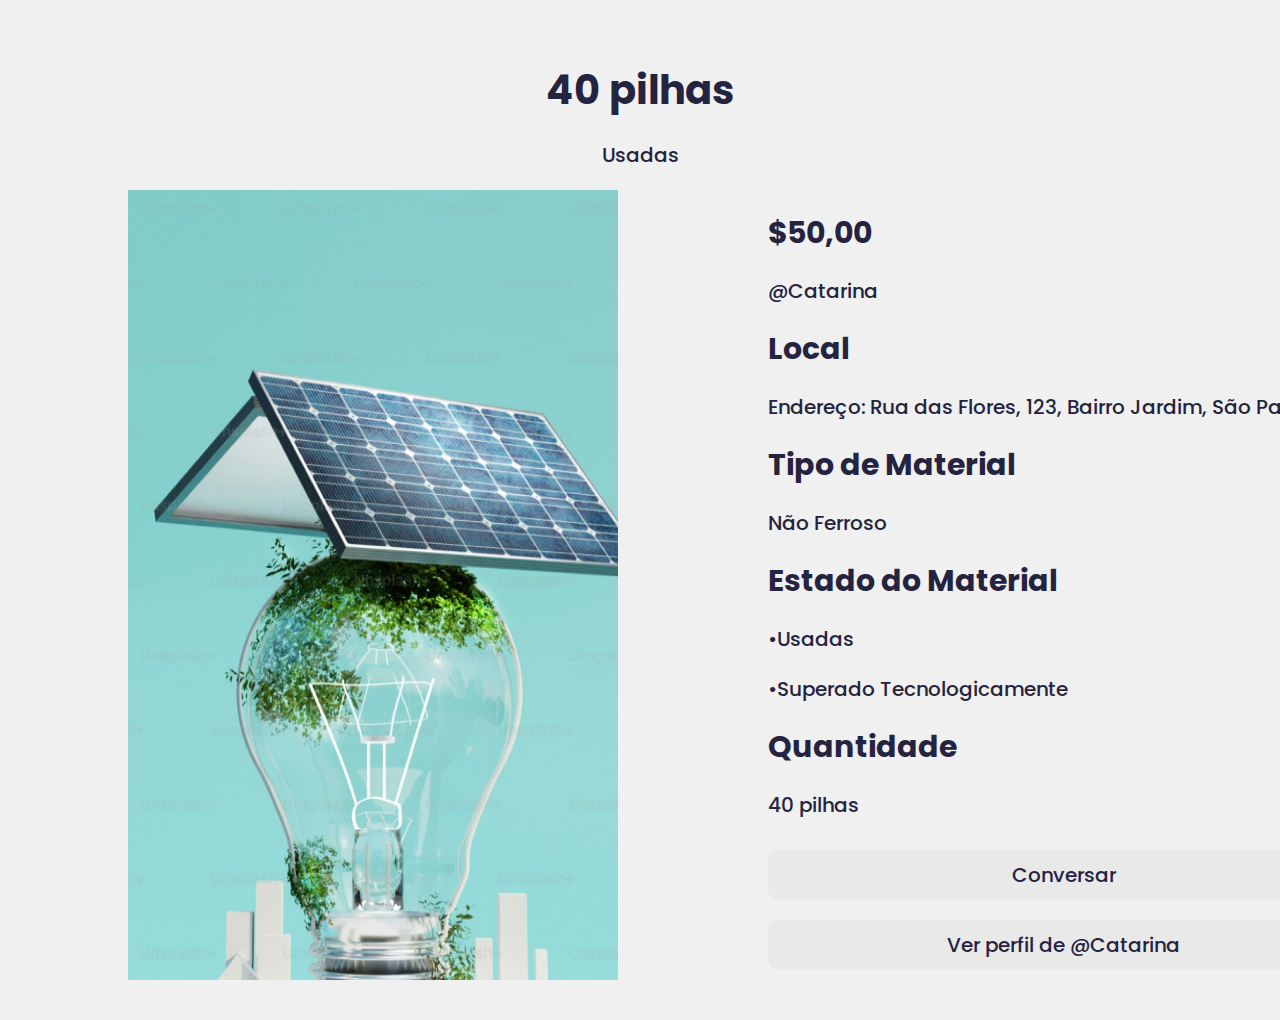
<file: index.html>
<!DOCTYPE html>
<html lang="pt-br">
<head>
    <meta charset="UTF-8">
    <meta name="viewport" content="width=device-width, initial-scale=1.0">
    <title>Document</title>
    <link rel="stylesheet" href="./index.css">
    <link rel="preconnect" href="https://fonts.googleapis.com">
<link rel="preconnect" href="https://fonts.gstatic.com" crossorigin>
<link href="https://fonts.googleapis.com/css2?family=Poppins:ital,wght@0,100;0,200;0,300;0,400;0,500;0,600;0,700;0,800;0,900;1,100;1,200;1,300;1,400;1,500;1,600;1,700;1,800;1,900&display=swap" rel="stylesheet">
</head>
<body>
    <div class="container">
        <div class="center-paragraphs">
            <p class="title">40 pilhas</p>
            <p class="text">Usadas</p>
        </div>
        <div class="content">
            <img src="./images/julian-hochgesang-39BKKhuy11k-unsplash 1.png" alt="Image" class="content-image">
            <div class="content-text">
                <p class="subtitle">$50,00</p>
                <p class="text">@Catarina</p>
                <p class="subtitle">Local</p>
                <p class="text">Endereço: Rua das Flores, 123, Bairro Jardim, São Paulo, SP.</p>
                <p class="subtitle">Tipo de Material </p>
                <p class="text">Não Ferroso</p>
                <p class="subtitle">Estado do Material </p>
                <p class="text"> &bull;Usadas</p>
                <p class="text"> &bull;Superado Tecnologicamente</p>
                <p class="subtitle">Quantidade</p>
                <p class="text">40 pilhas </p>

                <div class="link-box">
                    <a href="#" class="link">Conversar</a>
                    <a href="#" class="link">Ver perfil de @Catarina</a>
                </div>
            </div>
        </div>
    </div>
</body>
</html>
</file>
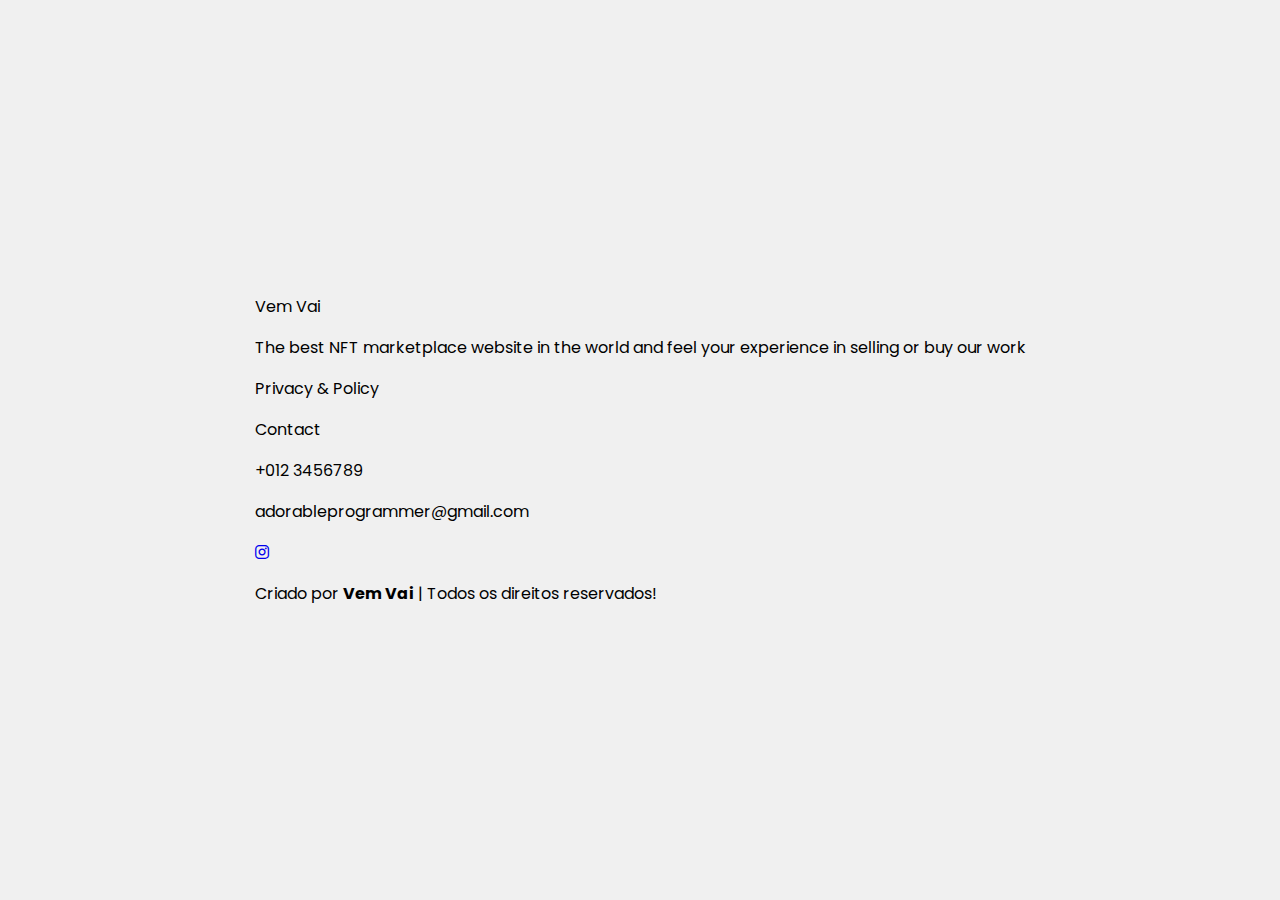
<file: Index.html>
<!DOCTYPE html>
<html lang="en">
<head>
    <meta charset="UTF-8">
    <meta name="viewport" content="width=device-width, initial-scale=1.0">
    <title>Footer Example</title>
    <link rel="stylesheet" href="./index.css">
    <link rel="preconnect" href="https://fonts.googleapis.com">
    <link rel="preconnect" href="https://fonts.gstatic.com" crossorigin>
    <link rel="stylesheet" href="https://cdnjs.cloudflare.com/ajax/libs/font-awesome/6.0.0-beta3/css/all.min.css">
    <link href="https://fonts.googleapis.com/css2?family=Poppins:ital,wght@0,100;0,200;0,300;0,400;0,500;0,600;0,700;0,800;0,900;1,100;1,200;1,300;1,400;1,500;1,600;1,700;1,800;1,900&display=swap" rel="stylesheet">
</head>
<body>
    <footer>
        <div class="footer-container">
            <div class="footer-left">
                <div class="footer-column">
                    <p class="paragraph1">Vem Vai</p>
                    <p class="paragraph2">The best NFT marketplace website in the world and feel your experience in selling or buy our work</p>
                    <p class="paragraph2">Privacy & Policy</p>
                </div>
            </div>
            <div class="footer-right">
                <div class="footer-column">
                    <p class="paragraph1">Contact</p>
                    <p class="paragraph2">+012 3456789</p>
                    <p class="paragraph2">adorableprogrammer@gmail.com</p>
                    <div class="instagram-icon">
                        <a href="./images/instagram.png" target="_blank">
                            <i class="fab fa-instagram"></i>
                        </a>
                    </div>
                </div>
                
            </div>
        </div>
        <div class="footer">
            <p>Criado por <strong>Vem Vai</strong> | Todos os direitos reservados!</p>
        </div>
    </footer>
</body>
</html>
</file>
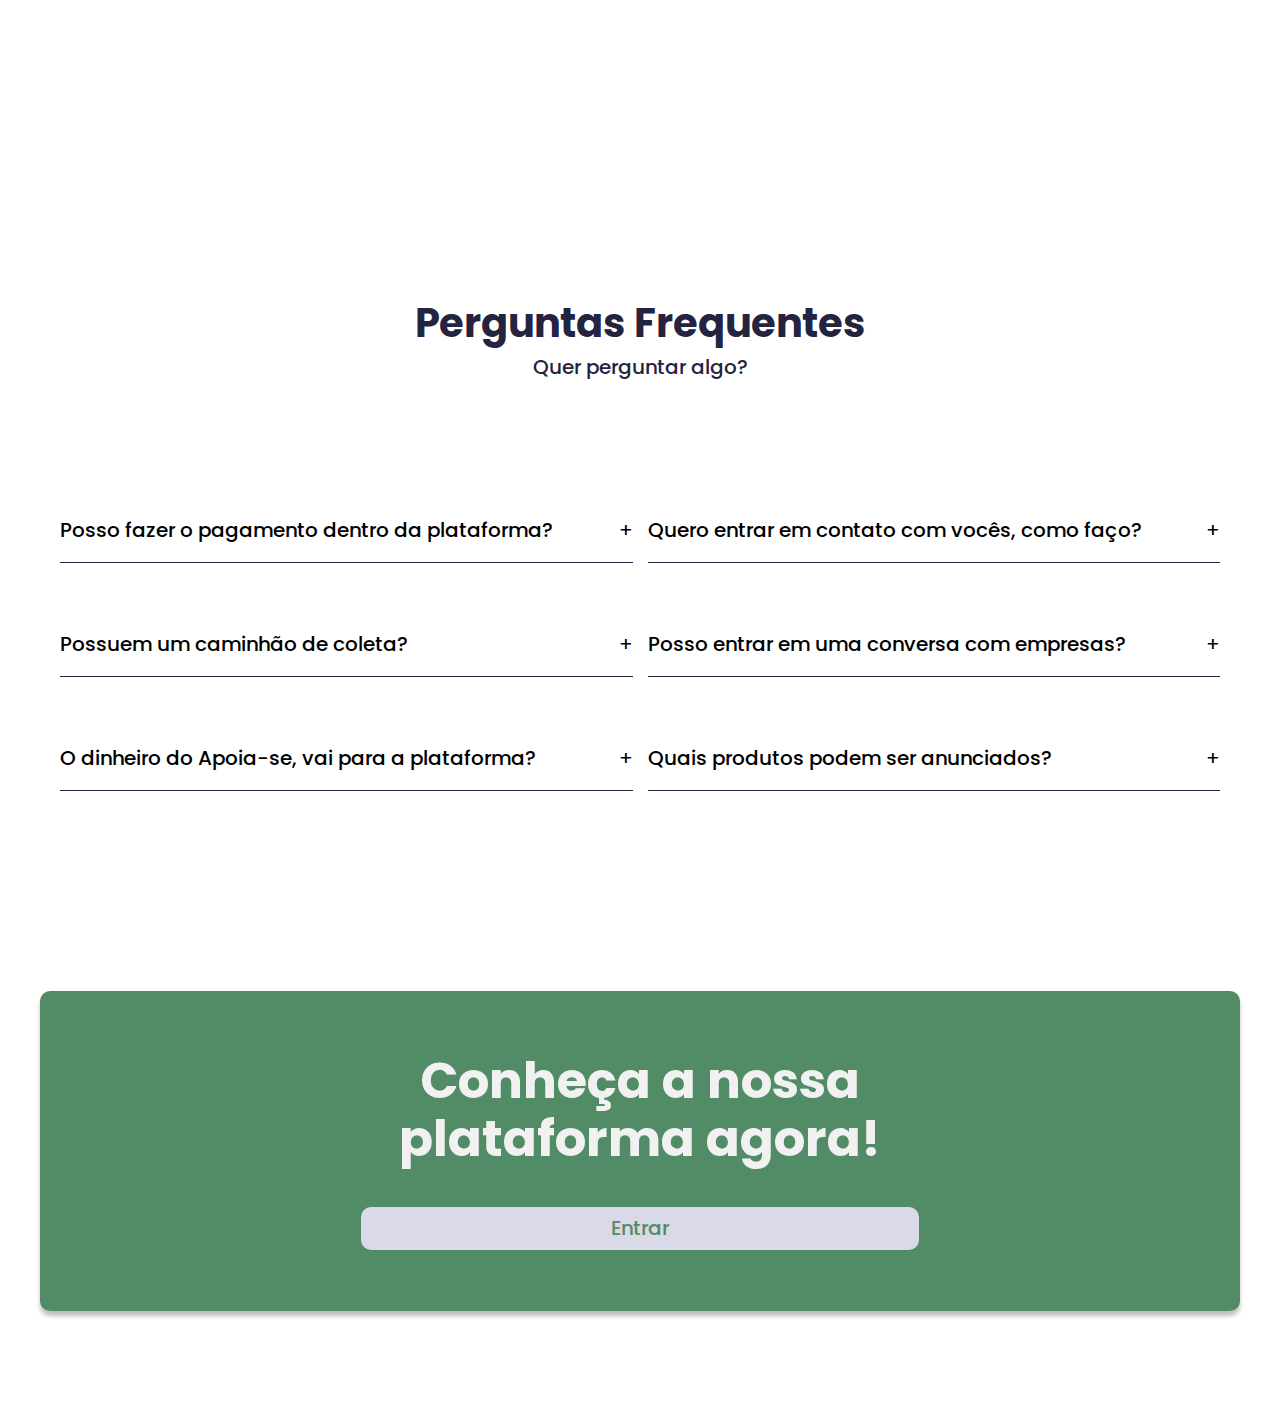
<file: FAQ/index.html>
<!DOCTYPE html>
<html lang="en">

<head>
    <meta charset="UTF-8">
    <meta name="viewport" content="width=device-width, initial-scale=1.0">
    <title>Document</title>
    <link rel="stylesheet" href="./vendor/normalize.css" />
    <link rel="stylesheet" href="./styles/style.css" />

    <link rel="preconnect" href="https://fonts.googleapis.com">
    <link rel="preconnect" href="https://fonts.gstatic.com" crossorigin>
    <link href="https://fonts.googleapis.com/css2?family=Poppins:wght@300;400;500;700&family=Varela+Round&display=swap"
        rel="stylesheet">
</head>

<main class="content">
    <section class="faq" id="faq">
        <h2 class="faq__title">
            Perguntas Frequentes
        </h2>
        <p class="faq__subtitle">
            Quer perguntar algo?
        </p>

        <div class="faq__container">

            <!-- FAQ 01 -->
            <div class="faq__item">

                <div class="faq__question">
                    <h3 class="faq__question-title">
                        Posso fazer o pagamento dentro da plataforma?
                    </h3>
                    <span class="faq__symbol">+</span>
                </div>

                <p class="faq__answer">
                    Lorem ipsum, dolor sit amet consectetur adipisicing elit. Ratione voluptas praesentium aliquid
                    dolores
                    rerum veniam corrupti repudiandae quibusdam beatae natus! Tempora qui culpa omnis vel eius iste?
                    Sequi,
                    non possimus.lorelorem Lorem ipsum dolor sit amet consectetur adipisicing elit. Maxime molestiae
                    ipsa
                    at, eveniet minima aperiam neque rem ut aliquam aspernatur, officia, vitae in sed error expedita
                    consectetur repellendus! Ducimus, dolor? Lorem ipsum dolor sit amet consectetur adipisicing elit.
                    Voluptatibus aperiam pariatur, velit deleniti repellendus magnam unde facere dignissimos, et
                    consequatur
                    voluptates iure accusamus adipisci nisi, placeat voluptatum facilis. Cum, ratione?
                </p>
            </div>

            <!-- FAQ 02 -->
            <div class="faq__item">

                <div class="faq__question">
                    <h3 class="faq__question-title">
                        Quero entrar em contato com vocês, como faço?
                    </h3>
                    <span class="faq__symbol">+</span>
                </div>

                <p class="faq__answer">
                    Lorem ipsum, dolor sit amet consectetur adipisicing elit. Ratione voluptas praesentium aliquid
                    dolores
                    rerum veniam corrupti repudiandae quibusdam beatae natus! Tempora qui culpa omnis vel eius iste?
                    Sequi,
                    non possimus.lorelorem Lorem ipsum dolor sit amet consectetur adipisicing elit. Maxime molestiae
                    ipsa
                    at, eveniet minima aperiam neque rem ut aliquam aspernatur, officia, vitae in sed error expedita
                    consectetur repellendus! Ducimus, dolor? Lorem ipsum dolor sit amet consectetur adipisicing elit.
                    Voluptatibus aperiam pariatur, velit deleniti repellendus magnam unde facere dignissimos, et
                    consequatur
                    voluptates iure accusamus adipisci nisi, placeat voluptatum facilis. Cum, ratione?
                </p>
            </div>

            <!-- FAQ 03 -->
            <div class="faq__item">

                <div class="faq__question">
                    <h3 class="faq__question-title">
                        Possuem um caminhão de coleta?
                    </h3>
                    <span class="faq__symbol">+</span>
                </div>

                <p class="faq__answer">
                    Lorem ipsum, dolor sit amet consectetur adipisicing elit. Ratione voluptas praesentium aliquid
                    dolores
                    rerum veniam corrupti repudiandae quibusdam beatae natus! Tempora qui culpa omnis vel eius iste?
                    Sequi,
                    non possimus.lorelorem Lorem ipsum dolor sit amet consectetur adipisicing elit. Maxime molestiae
                    ipsa
                    at, eveniet minima aperiam neque rem ut aliquam aspernatur, officia, vitae in sed error expedita
                    consectetur repellendus! Ducimus, dolor? Lorem ipsum dolor sit amet consectetur adipisicing elit.
                    Voluptatibus aperiam pariatur, velit deleniti repellendus magnam unde facere dignissimos, et
                    consequatur
                    voluptates iure accusamus adipisci nisi, placeat voluptatum facilis. Cum, ratione?
                </p>
            </div>

            <!-- FAQ 04 -->
            <div class="faq__item">

                <div class="faq__question">
                    <h3 class="faq__question-title">
                        Posso entrar em uma conversa com empresas?
                    </h3>
                    <span class="faq__symbol">+</span>
                </div>

                <p class="faq__answer">
                    Lorem ipsum, dolor sit amet consectetur adipisicing elit. Ratione voluptas praesentium aliquid
                    dolores
                    rerum veniam corrupti repudiandae quibusdam beatae natus! Tempora qui culpa omnis vel eius iste?
                    Sequi,
                    non possimus.lorelorem Lorem ipsum dolor sit amet consectetur adipisicing elit. Maxime molestiae
                    ipsa
                    at, eveniet minima aperiam neque rem ut aliquam aspernatur, officia, vitae in sed error expedita
                    consectetur repellendus! Ducimus, dolor? Lorem ipsum dolor sit amet consectetur adipisicing elit.
                    Voluptatibus aperiam pariatur, velit deleniti repellendus magnam unde facere dignissimos, et
                    consequatur
                    voluptates iure accusamus adipisci nisi, placeat voluptatum facilis. Cum, ratione?
                </p>
            </div>


            <!-- FAQ 05 -->
            <div class="faq__item">

                <div class="faq__question">
                    <h3 class="faq__question-title">
                        O dinheiro do Apoia-se, vai para a plataforma?
                    </h3>
                    <span class="faq__symbol">+</span>
                </div>

                <p class="faq__answer">
                    Lorem ipsum, dolor sit amet consectetur adipisicing elit. Ratione voluptas praesentium aliquid
                    dolores
                    rerum veniam corrupti repudiandae quibusdam beatae natus! Tempora qui culpa omnis vel eius iste?
                    Sequi,
                    non possimus.lorelorem Lorem ipsum dolor sit amet consectetur adipisicing elit. Maxime molestiae
                    ipsa
                    at, eveniet minima aperiam neque rem ut aliquam aspernatur, officia, vitae in sed error expedita
                    consectetur repellendus! Ducimus, dolor? Lorem ipsum dolor sit amet consectetur adipisicing elit.
                    Voluptatibus aperiam pariatur, velit deleniti repellendus magnam unde facere dignissimos, et
                    consequatur
                    voluptates iure accusamus adipisci nisi, placeat voluptatum facilis. Cum, ratione?
                </p>
            </div>


            <!-- FAQ 06 -->
            <div class="faq__item">

                <div class="faq__question">
                    <h3 class="faq__question-title">
                        Quais produtos podem ser anunciados?
                    </h3>
                    <span class="faq__symbol">+</span>
                </div>

                <p class="faq__answer">
                    Lorem ipsum, dolor sit amet consectetur adipisicing elit. Ratione voluptas praesentium aliquid
                    dolores
                    rerum veniam corrupti repudiandae quibusdam beatae natus! Tempora qui culpa omnis vel eius iste?
                    Sequi,
                    non possimus.lorelorem Lorem ipsum dolor sit amet consectetur adipisicing elit. Maxime molestiae
                    ipsa
                    at, eveniet minima aperiam neque rem ut aliquam aspernatur, officia, vitae in sed error expedita
                    consectetur repellendus! Ducimus, dolor? Lorem ipsum dolor sit amet consectetur adipisicing elit.
                    Voluptatibus aperiam pariatur, velit deleniti repellendus magnam unde facere dignissimos, et
                    consequatur
                    voluptates iure accusamus adipisci nisi, placeat voluptatum facilis. Cum, ratione?
                </p>
            </div>

    </section>

    <section class="call" id="call">
        <div class="call__title">
            Conheça a nossa plataforma agora!
        </div>
        <a href="#" class="call__button">
            Entrar
        </a>
    </section>
</main>

<script src="./app/script.js"></script>

<body>

</body>

</html>
</file>
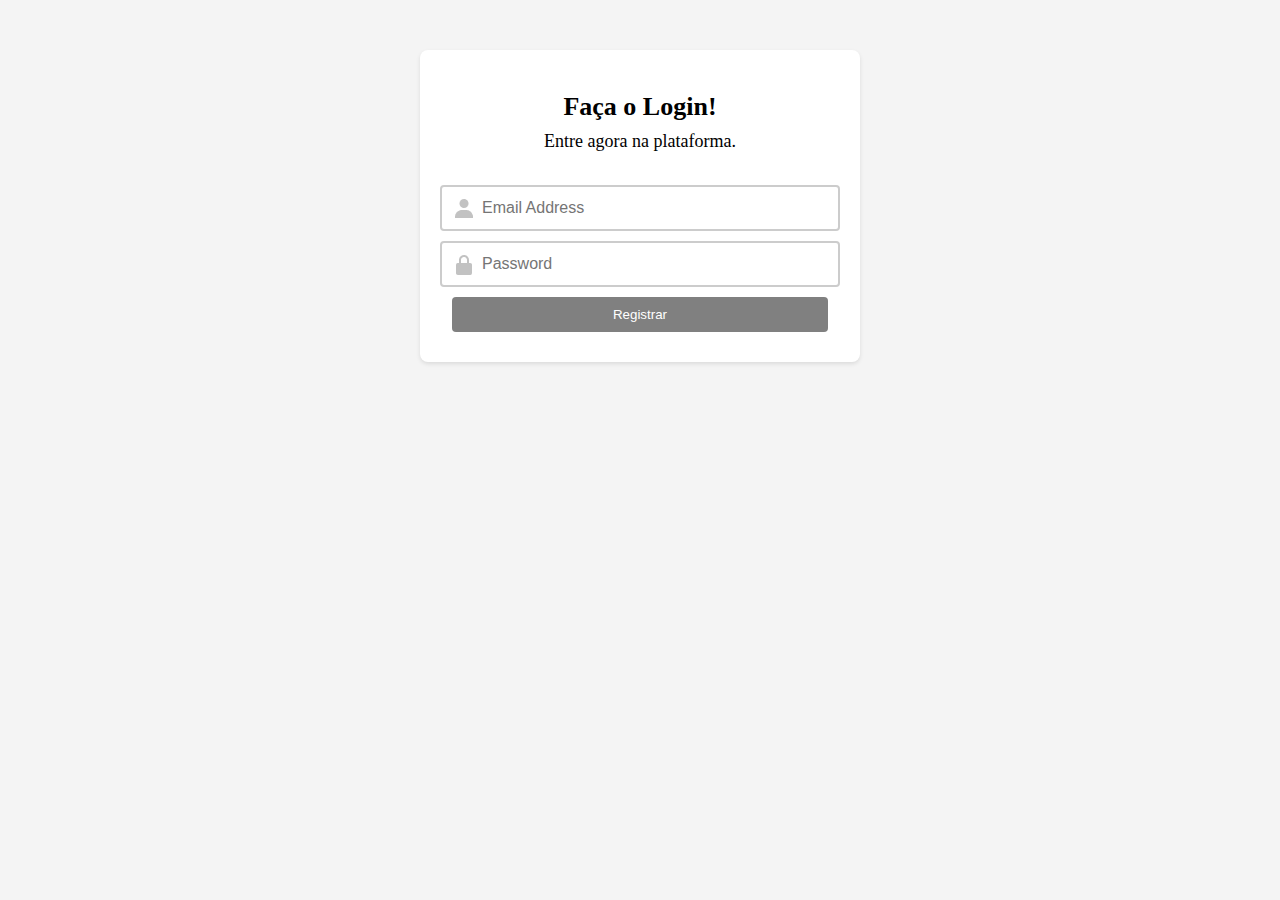
<file: hero-login/index.html>
<!DOCTYPE html>
<html lang="pt-br">

<head>
    <meta charset="UTF-8">
    <meta name="viewport" content="width=device-width, initial-scale=1.0">
    <title>Lucrixo</title>
    <link rel="stylesheet" href="./index.css">
</head>

<body>
    <div class="container">

        <div class="title">
            <h1>Faça o Login!</h1>
            <h2>Entre agora na plataforma.</h2>
        </div>

        <form>


            <input class='email' type="email" id="email" placeholder="Email Address" name="email" required>

            <input class="password" type="password" id="password" placeholder="Password" name="password" required>

            <button type="submit">Registrar</button>
        </form>
    </div>
</body>

</html>
</file>
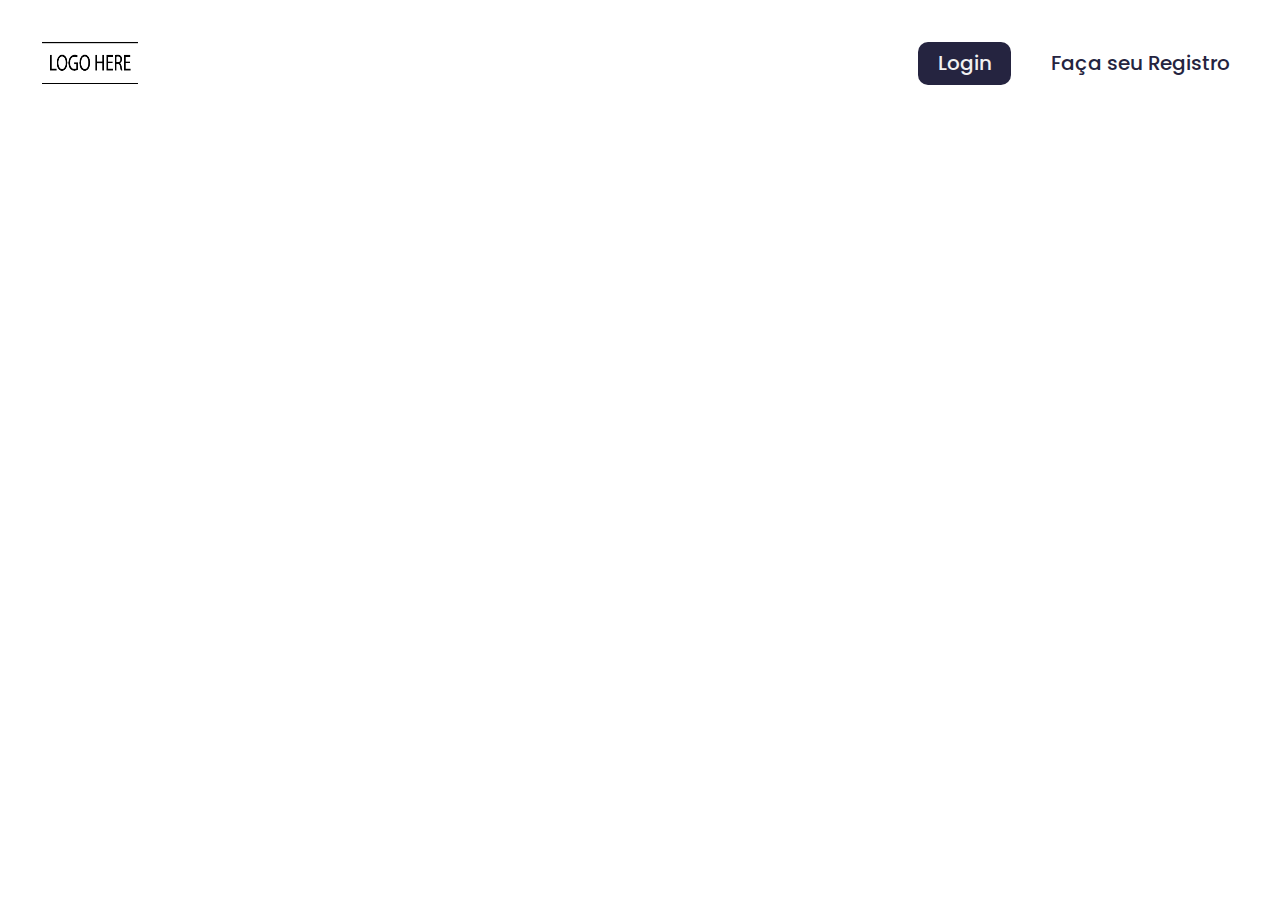
<file: navbar-login/index.html>
<!DOCTYPE html>
<html lang="en">

<head>
    <meta charset="UTF-8">
    <meta name="viewport" content="width=device-width, initial-scale=1.0">
    <title>Document</title>
    <link rel="stylesheet" href="./vendor/normalize.css" />
    <link rel="stylesheet" href="./styles/style.css" />

    <link rel="preconnect" href="https://fonts.googleapis.com">
    <link rel="preconnect" href="https://fonts.gstatic.com" crossorigin>
    <link href="https://fonts.googleapis.com/css2?family=Poppins:wght@300;400;500;700&family=Varela+Round&display=swap"
        rel="stylesheet">
</head>

<body>
    <div class="page">
        <header class="header">

            <nav class="nav">
                <img src="./images/logo.png" alt="Logo" class="nav__logo">
                <ul class="nav__links">

                    <li>
                        <a href="#" class="nav__link nav__link_active">Login</a>
                        <img src="./images/login-icon.png" alt="Login Icon" class="nav__icon">
                    </li>

                    <li>
                        <a href="#" class="nav__link nav__link_inactive">Faça seu Registro</a>
                        <img src="./images/register-icon.png" alt="Register Icon" class="nav__icon">
                    </li>

                </ul>
            </nav>

        </header>
    </div>
</body>

</html>
</file>
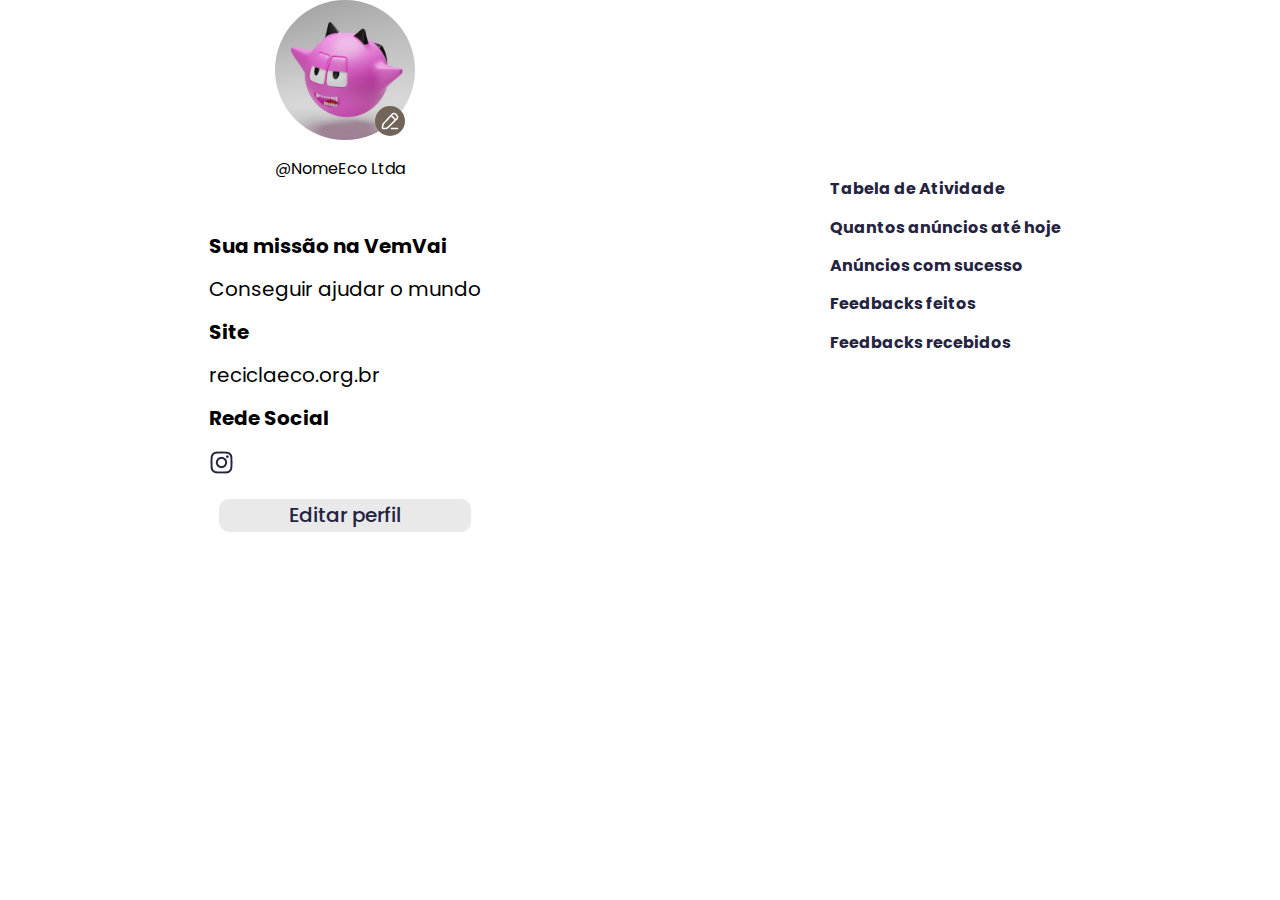
<file: profile/index.html>
<!DOCTYPE html>
<html lang="en">

<head>
    <meta charset="UTF-8">
    <meta name="viewport" content="width=device-width, initial-scale=1.0">
    <title>Document</title>
    <link rel="stylesheet" href="./vendor/normalize.css" />
    <link rel="stylesheet" href="./styles/style.css" />

    <link rel="preconnect" href="https://fonts.googleapis.com">
    <link rel="preconnect" href="https://fonts.gstatic.com" crossorigin>
    <link href="https://fonts.googleapis.com/css2?family=Poppins:wght@300;400;500;700&family=Varela+Round&display=swap"
        rel="stylesheet">

</head>

<body>
    <section class="profile__section">
        <div class="profile__container">
            <div class="profile__column">

                <!-- PROFILE PICTURE -->

                <div class="profile__picture">
                    <img src="./image/profile image.jfif" alt="profile image" class="profile__image">
                    <a href="" class="profile__edit">
                        <img src="./image/edit icon.png" alt="profile edit icon" class="profile__edit_icon">
                    </a>
                    <p class="profile__name">@NomeEco Ltda</p>
                </div>

                <!-- PROFILE DESCRIPTION  -->

                <div class="profile__description">
                    <div class="profile__mission">
                        <p class="profile__title">
                            Sua missão na VemVai
                        </p>
                        <p class="profile__text">
                            Conseguir ajudar o mundo
                        </p>
                    </div>
                    <div class="profile__site">
                        <p class="profile__title">
                            Site
                        </p>
                        <p class="profile__text">
                            reciclaeco.org.br
                        </p>
                    </div>
                    <div class="profile__social">
                        <p class="profile__title">
                            Rede Social
                        </p>
                        <a href="#">
                            <img class="profile__social_icon" src="./image/social icon.png" alt="Social Media Icon">
                        </a>
                    </div>
                </div>

                <!-- PROFILE EDIT  -->

                <div class="profile__button">
                    <a href="#" class="profile__edit_button">
                        Editar perfil
                    </a>
                </div>
            </div>

            <!-- LINKS SECTION  -->

            <div class="profile__column-2">
                <div class="menu__links">
                    <ul class="menu__link">
                        <li class="menu__list"><a href="#" class="menu__item">Tabela de Atividade</a></li>
                        <li class="menu__list"><a href="#" class="menu__item">Quantos anúncios até hoje</a></li>
                        <li class="menu__list"><a href="#" class="menu__item">Anúncios com sucesso</a></li>
                        <li class="menu__list"><a href="#" class="menu__item">Feedbacks feitos</a></li>
                        <li class="menu__list"><a href="#" class="menu__item">Feedbacks recebidos</a></li>
                    </ul>
                </div>
            </div>



        </div>
    </section>
</body>

</html>
</file>
<file: index.css>
body {
    font-family: poppins;
    margin: 0;
    padding: 0;
    display: flex;
    justify-content: center;
    align-items: center;
    height: 100vh;
    background-color: #f0f0f0;
}

.container {
    width: 80%;
    max-width: 1200px;
    margin: auto;
    padding: 20px;
}

.center-paragraphs {
    text-align: center;
    margin-bottom: 20px;
}

.title{
    color: #252440;
    font-size: 40px;
    font-style: normal;
    font-weight: 700;
    line-height: normal;
    margin-bottom: 12.64px;

}

.text{
color: #252440;
font-size: 20px;
font-style: normal;
font-weight: 500;
line-height: normal;
}

.subtitle{
color: #252440;
font-size: 30px;
font-style: normal;
font-weight: 700;
line-height: normal;
}


.content {
    display: flex;
    margin-bottom: 20px;
}

.content-image {
width: 503px;


}

.content-text {
    width: 70%;
    margin-left: 150px;
}

.content-text p {
    margin: 20px 0;
}

.link-box {
    display: flex;
    flex-direction: column;
    margin-top: 20px;


}

.link {
text-decoration: none;
margin: 10px 0;
display: flex;
width: 551px;
padding: 10px 20px;
justify-content: center;
align-items: center;
gap: 35.81px;
flex-shrink: 0;
border-radius: 10px;
background: var(--button-inativo, rgba(181, 181, 181, 0.10));
color: #252440;
font-size: 20px;
font-style: normal;
font-weight: 500;
line-height: normal;
}


@media (max-width: 600px) {
    .container {
        width: 100%;
        padding: 10px;
    }

    .content {
        flex-direction: column;
        align-items: center;
    }

    .content-image, .content-text {
        width: 100%;
        margin-left: 0;
    }

    .content-text {
        margin-top: 20px;
    }

    .link {
        width: 100%;
        padding: 10px;
    }
}


@media (max-width: 900px) {
    .container {
        width: 90%;
    }

    .content {
        flex-direction: column;
        align-items: center;
    }

    .content-image, .content-text {
        width: 100%;
        margin-left: 0;
    }

    .content-text {
        margin-top: 20px;
    }

    .link {
        width: 100%;
        padding: 10px;
    }
}
</file>
<file: FAQ/styles/style.css>
body {
  font-family: Poppins;
}

.content {
  display: flex;
  flex-direction: column;
  max-width: 450px;
  margin: auto;
}

.faq {
  display: flex;
  align-items: center;
  justify-content: center;
  flex-direction: column;
  margin: 150px 20px 100px;
}

.faq__title {
  color: #252440;
  text-align: center;
  font-size: 40px;
  font-style: normal;
  font-weight: 700;
  margin: 0
}

.faq__subtitle {
  margin: 10px 0 0 0 ;
  color: #252440;
  font-size: 20px;
  font-style: normal;
  font-weight: 500;
}

/* FAQ CONTAINER  */

.faq__container {
  display: grid;
  grid-template-columns: repeat(1, 1fr);
  row-gap: 20px;
  column-gap: 15px;
  margin-top: 120px;
}

.faq__question {
  display: flex;
  justify-content: space-between;
  align-items: center;
  border-bottom: solid 1px #252440;
}

.faq__question-title {
  font-size: 20px;
  font-weight: 500;
}

.faq__symbol {
  font-size: 20px;
}

.faq__answer {
  width: 90%;
  overflow: hidden;
  max-height: 0;
  transform: max-height 0.3s ease;
  margin: 0;
}

.faq__answer.active {
  max-height: 500px;
}



/* Call to action section  */

.call {
  display: flex;
  flex-direction: column;
  max-width: 450px;
  height: 200px;
  align-items: center;
  justify-content: center;
  background-color: #518C66;
  box-shadow: 0px 5px 4px 0px rgba(0, 0, 0, 0.25);
  border-radius: 10px;
  margin: 0 20px 50px;
}

.call__title {
  font-size: 25px;
  font-weight: 700;
  text-align: center;
  color: #f1f1f1;
  padding: 0 0 20px 0;
}

.call__button {
  color: #518C66;
  font-size: 20px;
  padding: 7px 100px;
  border-radius: 10px;
  background: #DAD9E8;
  text-decoration: none;
  font-weight: 500;
}






@media (min-width: 950px) {

  .content {
    max-width: 1200px;
  }

  .faq {
    margin: 300px 20px 200px;
  }

  .faq__container {
    grid-template-columns: repeat(2, 1fr);
    row-gap: 50px;
    column-gap: 15px;
}

  .faq__question-title {
    width: 60%;
}

/* Call to action section  950px */

  .call {
    margin: 0 auto 100px;
    width: 90%;
    max-width: 1200px;
    height: 300px;
  }

  .call__title {
    font-size: 35px;
    width: 580px;
  }

  .call__button {
    padding: 10px 250px;
    margin-top: 20px;

  }
  

}


  @media (min-width: 1200px) {
    .faq__question-title {
    width: 100%;
  }

  /* Call to action section  1200px */
  .call {
    width: 100%;
    height: 320px;
  }

  .call__title {
    /* padding: 50px 0 0; */
    font-size: 50px;
  }

}
</file>
<file: hero-login/index.css>
body {
    font-family: Arial, sans-serif;
    background-color: #f4f4f4;
    margin: 0;
    padding: 0;
}

.container {
    max-width: 400px;
    margin: 50px auto;
    background-color: #fff;
    padding: 20px;
    border-radius: 8px;
    box-shadow: 0 2px 4px rgba(0, 0, 0, 0.1);

}

h1 {
    font-size: 24px;
    margin-bottom: -13px;
    text-align: center;
    font-family: Poppins;
    font-size: 26px;
    font-weight: 700;
    line-height: 39px;
    
}

h2 {
    font-family: Poppins;
    font-size: 18px;
    font-weight: 400;
    line-height: 27px;
    text-align:center;
    padding-bottom: 15px;

}

form {
    text-align: center;
}

label {
    display: block;
    margin-bottom: 10px;
}


.email[type=email] {
    width: 100%;
    box-sizing: border-box;
    border: 2px solid #ccc;
    border-radius: 4px;
    font-size: 16px;
    background-color: white;
    background-image: url('./images/bx_bxs-user.png');
    background-position: 10px 10px; 
    background-repeat: no-repeat;
    padding: 12px 20px 12px 40px;
  }

  .password[type=password] {
        width: 100%;
        box-sizing: border-box;
        border: 2px solid #ccc;
        border-radius: 4px;
        font-size: 16px;
        background-color: white;
        background-image: url('./images/bx_bxs-lock-alt.png');
        background-position: 10px 10px; 
        background-repeat: no-repeat;
        padding: 12px 20px 12px 40px;
      }
  

input[type="text"],
input[type="email"],
input[type="password"],
button {
    width: calc(100% - 24px);
    padding: 10px;
    margin-bottom: 10px;
    border: 1px solid #ccc;
    border-radius: 4px;
    box-sizing: border-box;
}

button {
    background-color: grey;
    color: #fff;
    border: none;
    cursor: pointer;
}

button:hover {
    background: linear-gradient(214.02deg, #518C66 6.04%, #5BA691 92.95%);

}

@media (max-width: 600px) {
    .container {
        margin: 20px auto;
        padding: 15px;
    }

    h1 {
        font-size: 22px;
        line-height: 33px;
    }

    h2 {
        font-size: 16px;
        line-height: 24px;
        padding-bottom: 10px;
    }

    input[type="text"],
    input[type="email"],
    input[type="password"],
    button {
        width: calc(100% - 20px);
        padding: 8px;
    }

    button {
        font-size: 16px;
    }
}

@media (max-width: 900px) {
    .container {
        margin: 30px auto;
        padding: 18px;
    }

    h1 {
        font-size: 24px;
        line-height: 36px;
    }

    h2 {
        font-size: 17px;
        line-height: 25.5px;
        padding-bottom: 12px;
    }

    input[type="text"],
    input[type="email"],
    input[type="password"],
    button {
        width: calc(100% - 22px);
        padding: 9px;
    }

    button {
        font-size: 17px;
    }
}
</file>
<file: navbar-login/styles/style.css>
.nav {
  width: 100%;
  display: flex;
  justify-content:space-between;
  align-items: center;
  margin: 32px auto 0;
  padding: 0 40px;
  box-sizing: border-box;
}

.nav__logo {
  height: 50px;
  width: 100px;
}

.nav__links {
  display: inline-flex;
  padding: 10px;
  justify-content: flex-end;
  align-items: center;
  gap: 40px;
  list-style-type:none;
  margin: 0;
}

.nav__link {
  color: #252440;
  font-family: Poppins, sans-serif;
  font-size: 20px;
  font-weight: 500;
  text-decoration: none;
  position: relative;
}

.nav__link_active {
  color: #F1F1F1;
  display: flex;
  justify-content: center;
  align-items: center;
  padding: 10px 20px;
  border-radius: 10px;
  background: #252440;
  transition: background 0.3s ease-in-out;
}

.nav__link_active:hover {
  background: #427F8C;
}


.nav__link_inactive::before {
  content: '';
  position: absolute;
  width: 100%;
  height: 2px;
  border-radius: 2px;
  background-color: #252440;
  bottom: 0;
  left: 0;
  transform-origin: right;
  transform: scaleX(0);
  transition: transform .3s ease-in-out;
}

.nav__link_inactive:hover::before {
  transform-origin: left;
  transform: scaleX(1);
}


.nav__icon {
  display: none;
  height: 40px;
  width: 40px;
}

@media (max-width: 600px) {
  .nav__link {
      display: none;
  }

  .nav__icon {
      display:block;

  }
}
</file>
<file: profile/styles/style.css>
body {
    font-family: "Poppins", sans-serif;
}

.profile__container {
    margin: auto;
    max-width: 500px;
}

.profile__column {
    display: flex;
    flex-direction: column;
    justify-content: center;
    align-items: center;
    position: relative;

}

.profile__picture {
    position: relative;
}

.profile__image {
    width: 140px;
    height: 140px;
    border-radius: 75px;
    object-fit: cover;
}

.profile__edit { 
    background-color: #716559;
    height: 30px;
    width: 30px;
    position: absolute;
    bottom: 30%; 
    right: 10px;  
    border-radius: 50%;
    display: flex;
    justify-content: center;
    align-items: center;
}

.profile__description {
    margin: 20px 10px;
}

.profile__title {
    color: #000;
    font-weight: 700;
    font-size: 20px;
}

.profile__text {
    color: #000;
    font-size: 20px;
}

.profile__social_icon {
    width: 25px;
    height: 25px;
}

.profile__button {
    padding: 5px 70px;
    background-color: rgba(181, 181, 181, 0.3);
    border-radius:10px ;
}

.profile__edit_button {
    text-decoration: none;
    color: #252440;
    font-size: 20px;
    font-weight: 500;

}


.profile__column-2 {
    display: flex;
    flex-direction: column;
    justify-content: center;
    align-items: center;
    position: relative;

}


.menu__link {
    margin: 20px 0;
    padding: 0;
}

.menu__links {
    padding: 0;
    margin: 0;
}

.menu__list {
    list-style: none;
    padding: 10px 20px;

}

.menu__item {
    text-decoration: none;
    color: #252440;
    font-weight: 700;
}


@media (min-width: 900px) {
.profile__container {
    display: flex;
    align-items: center;
    justify-content: space-around;
    min-width: 800px;
}
}

@media (min-width: 900px) {
    .profile__container {
        min-width: 1200px;
    }
    }
</file>
